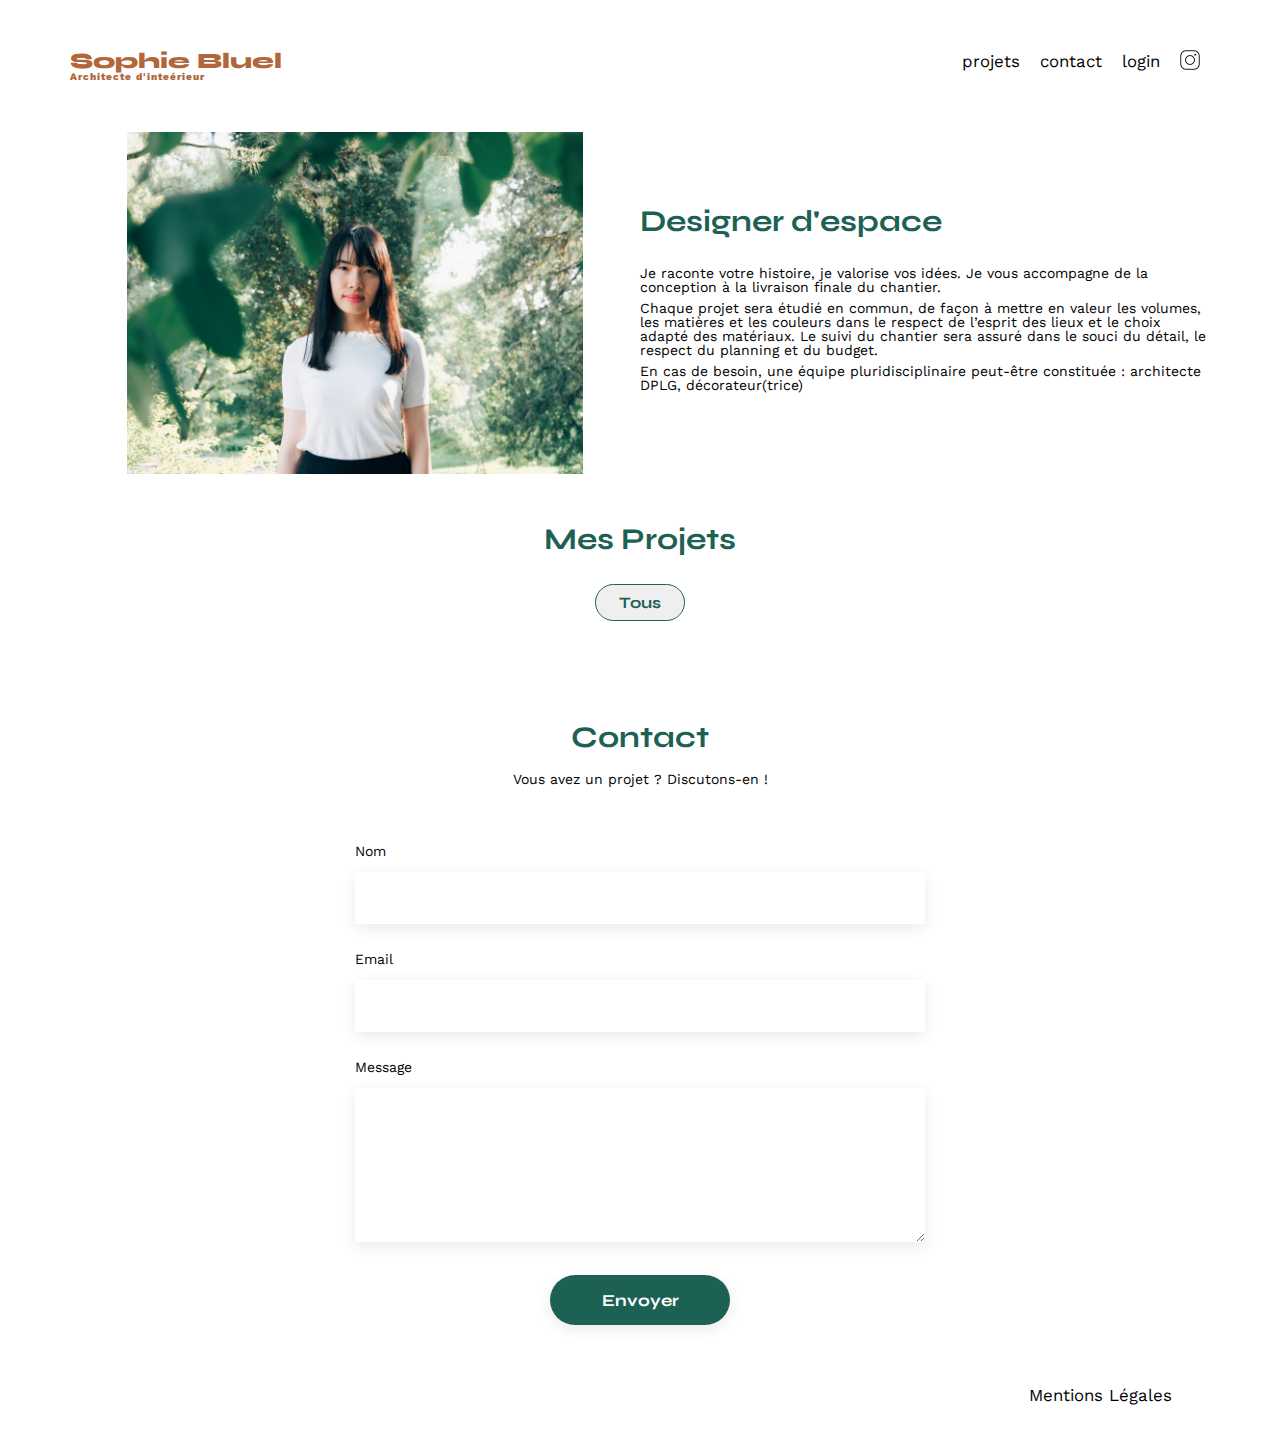
<file: FrontEnd/index.html>
<!DOCTYPE html>
<html lang="fr">
<head>
	<meta charset="UTF-8">
	<title>Sophie Bluel - Architecte d'intérieur</title>
	<meta name="viewport" content="width=device-width, initial-scale=1.0">
	<link rel="stylesheet" href="https://cdnjs.cloudflare.com/ajax/libs/font-awesome/6.2.1/css/all.min.css"
        integrity="sha512-MV7K8+y+gLIBoVD59lQIYicR65iaqukzvf/nwasF0nqhPay5w/9lJmVM2hMDcnK1OnMGCdVK+iQrJ7lzPJQd1w=="
        crossorigin="anonymous" referrerpolicy="no-referrer">
	<link rel="preconnect" href="https://fonts.googleapis.com">
	<link rel="preconnect" href="https://fonts.gstatic.com" crossorigin>
	<link href="https://fonts.googleapis.com/css2?family=Syne:wght@700;800&family=Work+Sans&display=swap" rel="stylesheet">
	<meta name="description" content="">
	<link rel="stylesheet" href="./assets/style.css">
</head>
<body>
	<div class="edit_bar">
		<div class="content_bar">
			<div class="editing_mode">
				<i class="fa-solid fa-pen-to-square"></i>
				<p>Mode édition</p>
			</div>
			<button class="btn_publish">publier les changements</button>
		</div>
	</div>

<div class="modal-container">
	<div class="modal-background close-modal"></div>
		<div class="modal">
			<div class="content_modal">
				<h3 class="title_modal">Galerie photo</h3>
				<i class="fa-solid fa-xmark close-modal"></i>
			</div>
			<div class="grid-modal">
				<div class="gallery_modal"></div>
			</div>
			<div class="modal-bar"></div>
			<div class="footer_modal">
				<button class="btn-add-photo">Ajouter une photo</button>
				<p class="delete-gallery">Supprimer la galerie</p>
			</div>
		</div>
	</div>
</div>
<header>
	<h1>Sophie Bluel <span>Architecte d'inteérieur</span></h1>
	<nav>
		<ul>
			<li>projets</li>
			<li>contact</li>
			<li class="login"><a href="/login.html">login</a></li>
			<li><img class="logo_insta" src="./assets/icons/instagram.png" alt="Instagram"></li>
		</ul>
	</nav>
</header>
<main>
	<section id="introduction">
		<figure>
			<img src="./assets/images/sophie-bluel.png" alt="">
			<div class="parent-edit"></div>
		</figure>
		<article>
		<div class="parent-edit"></div>
			<h2>Designer d'espace</h2>
			<p>Je raconte votre histoire, je valorise vos idées. Je vous accompagne de la conception à la livraison finale du chantier.</p>
			<p>Chaque projet sera étudié en commun, de façon à mettre en valeur les volumes, les matières et les couleurs dans le respect de l’esprit des lieux et le choix adapté des matériaux. Le suivi du chantier sera assuré dans le souci du détail, le respect du planning et du budget.</p>
			<p>En cas de besoin, une équipe pluridisciplinaire peut-être constituée : architecte DPLG, décorateur(trice)</p>
		</article>
	</section>
	<section id="portfolio">
		<div class="btn-modal">
			<h2>Mes Projets</h2>
		</div>
	
	<div class="buttons">
		<button class="filter-btn btn-tous">Tous</button>
	</div>

		<div class="gallery">
		</div>
		
	</section>
	<section id="contact">
		<h2>Contact</h2>
		<p>Vous avez un projet ? Discutons-en !</p>
		<form action="#" method="post">
			<label for="name">Nom</label>
			<input type="text" name="name" id="name">
			<label for="email">Email</label>
			<input type="email" name="email" id="email">
			<label for="message">Message</label>
			<textarea name="message" id="message" cols="30" rows="10"></textarea>
			<input class="style-btn" type="submit" value="Envoyer">
		</form>
	</section>
</main>

<footer>
	<nav>
		<ul>
			<li>Mentions Légales</li>
		</ul>
	</nav>
</footer>
	<script type="module" src="./assets/js/script.js"></script>
</body>
</html>
</file>
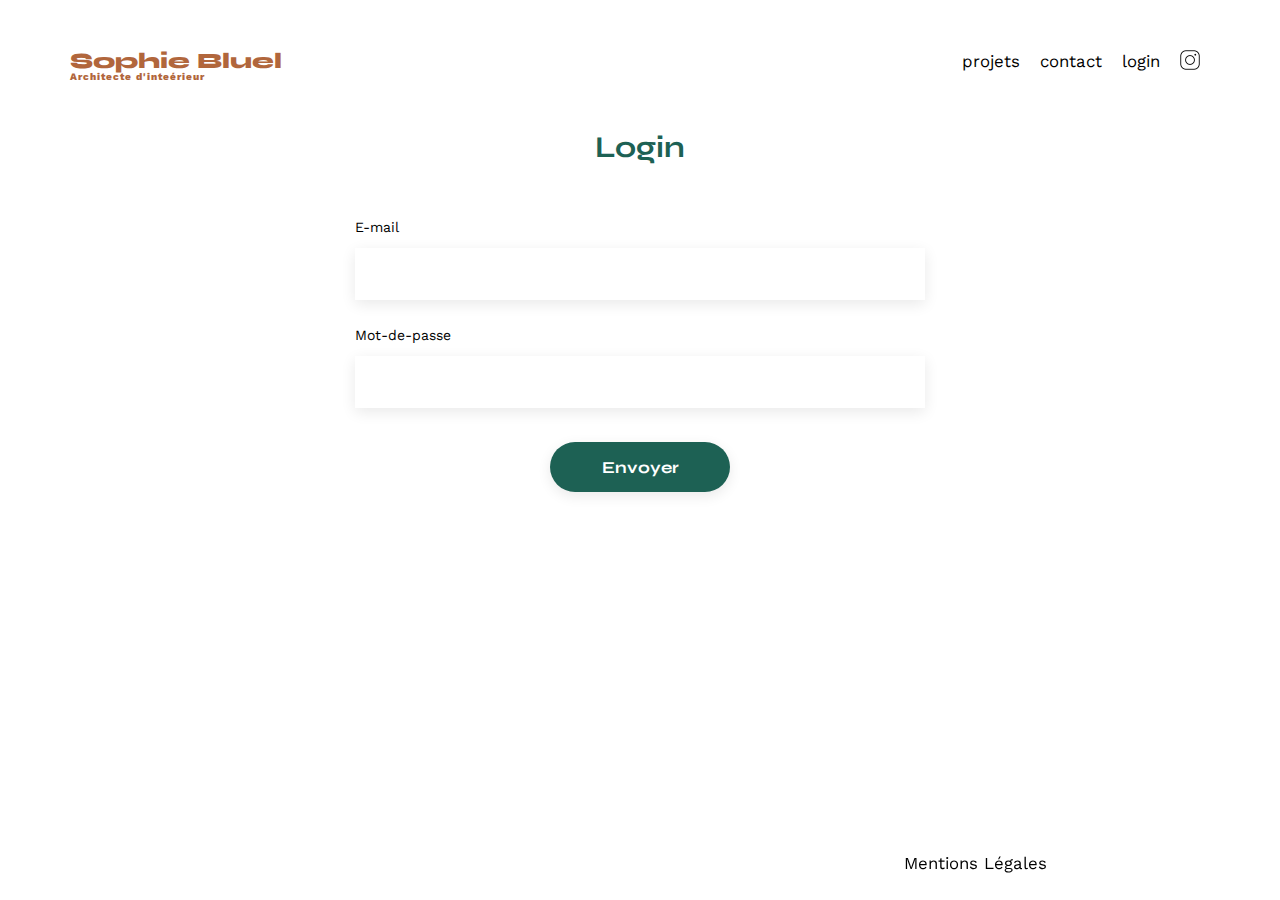
<file: login.html>
<!DOCTYPE html>
<html lang="en">
<head>
    <meta charset="UTF-8">
    <meta http-equiv="X-UA-Compatible" content="IE=edge">
    <meta name="viewport" content="width=device-width, initial-scale=1.0">
    <link rel="preconnect" href="https://fonts.googleapis.com">
	<link rel="preconnect" href="https://fonts.gstatic.com" crossorigin>
	<link href="https://fonts.googleapis.com/css2?family=Syne:wght@700;800&family=Work+Sans&display=swap" rel="stylesheet">
    <link rel="stylesheet" href="/FrontEnd/assets/style.css">
    <title>Login</title>
</head>
<body>
    <header>
        <h1>Sophie Bluel <span>Architecte d'inteérieur</span></h1>
        <nav>
            <ul>
                <li><a href="/FrontEnd/index.html">projets</a></li>
                <li>contact</li>
                <li>login</li>
                <li><img class="logo_insta" src="/FrontEnd/assets/icons/instagram.png" alt="Instagram"></li>
            </ul>
        </nav>
    </header>
    <main>
        <section id="login-form">
            <h2>Login</h2>
            <form id="form-log" action="#" method="post">
                <label for="E-mail">E-mail</label>
                <input type="email" name="email" id="email">
                
                <label for="Mot-de-passe">Mot-de-passe</label>
                <input type="password" name="password" id="password">
                <input class="style-btn" type="submit" value="Envoyer">
            </form>
	    </section>
    </main>
    <footer class="footer-login">
        <nav>
            <ul>
                <li>Mentions Légales</li>
            </ul>
        </nav>
    </footer>
	<script type="module" src="/login.js"></script>
</body>
</html>
</file>
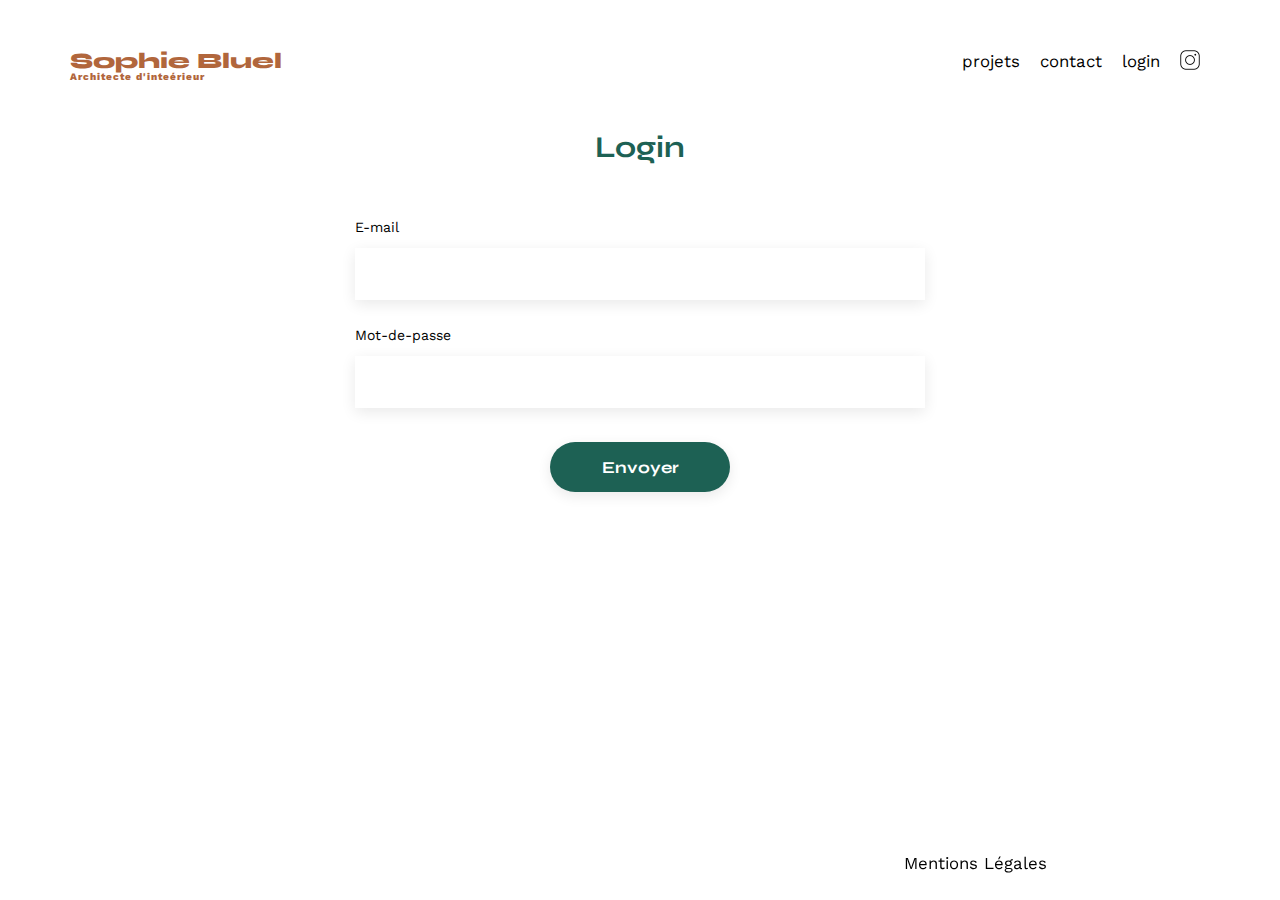
<file: FrontEnd/login.html>
<!DOCTYPE html>
<html lang="en">
<head>
    <meta charset="UTF-8">
    <meta http-equiv="X-UA-Compatible" content="IE=edge">
    <meta name="viewport" content="width=device-width, initial-scale=1.0">
    <link rel="preconnect" href="https://fonts.googleapis.com">
	<link rel="preconnect" href="https://fonts.gstatic.com" crossorigin>
	<link href="https://fonts.googleapis.com/css2?family=Syne:wght@700;800&family=Work+Sans&display=swap" rel="stylesheet">
    <link rel="stylesheet" href="./assets/style.css">
    <title>Login</title>
</head>
<body>
    <header>
        <h1>Sophie Bluel <span>Architecte d'inteérieur</span></h1>
        <nav>
            <ul>
                <li><a href="./index.html">projets</a></li>
                <li>contact</li>
                <li>login</li>
                <li><img class="logo_insta" src="./assets/icons/instagram.png" alt="Instagram"></li>
            </ul>
        </nav>
    </header>
    <main>
        <section id="login-form">
            <h2>Login</h2>
            <form id="form-log" action="#" method="post">
                <label for="E-mail">E-mail</label>
                <input type="email" name="email" id="email">
                
                <label for="Mot-de-passe">Mot-de-passe</label>
                <input type="password" name="password" id="password">
                <input class="style-btn" type="submit" value="Envoyer">
            </form>
	    </section>
    </main>
    <footer class="footer-login">
        <nav>
            <ul>
                <li>Mentions Légales</li>
            </ul>
        </nav>
    </footer>
	<script type="module" src="./assets/js/login.js"></script>
</body>
</html>
</file>
<file: FrontEnd/assets/style.css>
/* http://meyerweb.com/eric/tools/css/reset/
   v2.0 | 20110126
   License: none (public domain)
*/

html,
body,
div,
span,
applet,
object,
iframe,
h1,
h2,
h3,
h4,
h5,
h6,
p,
blockquote,
pre,
a,
abbr,
acronym,
address,
big,
cite,
code,
del,
dfn,
em,
img,
ins,
kbd,
q,
s,
samp,
small,
strike,
strong,
sub,
sup,
tt,
var,
b,
u,
i,
center,
dl,
dt,
dd,
ol,
ul,
li,
fieldset,
form,
label,
legend,
table,
caption,
tbody,
tfoot,
thead,
tr,
th,
td,
article,
aside,
canvas,
details,
embed,
figure,
figcaption,
footer,
header,
hgroup,
menu,
nav,
output,
ruby,
section,
summary,
time,
mark,
audio,
video {
  margin: 0;
  padding: 0;
  border: 0;
  font-size: 100%;
  font: inherit;
  vertical-align: baseline;
}
/* HTML5 display-role reset for older browsers */
article,
aside,
details,
figcaption,
figure,
footer,
header,
hgroup,
menu,
nav,
section {
  display: block;
}
body {
  line-height: 1;
}
ol,
ul {
  list-style: none;
}
blockquote,
q {
  quotes: none;
}
blockquote:before,
blockquote:after,
q:before,
q:after {
  content: "";
  content: none;
}
table {
  border-collapse: collapse;
  border-spacing: 0;
}
/** end reset css**/

.style-btn {
  font-family: "Syne";
  font-weight: 700;
  color: white;
  background-color: #1d6154;
  margin: 2em auto;
  padding: 10px 38px 9px;
  width: 180px;
  text-align: center;
  border-radius: 60px;
  border: 1px solid white;
}

.logo_insta {
  width: 20px;
}

/* edit bar after login  */
.edit_bar {
  display: flex;
  display: none;
  justify-content: center;
  margin: 0;
  padding: 0;
  width: 100%;
  height: 59px;
  color: white;
  background-color: #000000;
}

.content_bar {
  display: flex;
  justify-content: center;
  gap: 21px;
  align-items: center;
}

.editing_mode {
  display: flex;
  align-items: center;
  gap: 12.3px;
  font-family: "Work Sans";
  font-style: normal;
  font-weight: 400;
  font-size: 16px;
  line-height: 19px;
  text-align: center;
  color: #ffffff;
}

.editing_mode i {
  font-size: 20px;
}

.btn_publish {
  padding: 11px 23px;
  border-radius: 60px;
  border-style: none;
  font-family: "Work Sans";
  font-style: normal;
  font-weight: 700;
  font-size: 14px;
  line-height: 16px;
  text-align: center;
  color: #000000;
  cursor: pointer;
}

body {
  font-family: "Work Sans";
  font-size: 14px;
}
header {
  max-width: 1140px;
  display: flex;
  justify-content: space-between;
  margin: 50px auto;
}

main {
  max-width: 1140px;
  margin: auto;
}
section {
  margin: 50px 0;
}

h1 {
  display: flex;
  flex-direction: column;
  font-family: "Syne";
  font-size: 22px;
  font-weight: 800;
  color: #b1663c;
}

h1 > span {
  font-family: "Work Sans";
  font-size: 10px;
  letter-spacing: 0.1em;
}

h2 {
  font-family: "Syne";
  font-weight: 700;
  font-size: 30px;
  color: #1d6154;
}
nav ul {
  display: flex;
  align-items: center;
  list-style-type: none;
}
nav li {
  padding: 0 10px;
  font-size: 1.2em;
}

li:hover {
  color: #b1663c;
  cursor: pointer;
}

a {
  text-decoration: none;
  color: black;
}

a:hover {
  color: #b1663c;
}

#introduction {
  display: flex;
  align-items: center;
}
#introduction figure {
  flex: 1;
}
#introduction img {
  display: block;
  margin: auto;
  width: 80%;
}

#introduction article {
  flex: 1;
}
#introduction h2 {
  margin-bottom: 1em;
}

#introduction p {
  margin-bottom: 0.5em;
}
#portfolio h2 {
  text-align: center;
  margin-bottom: 1em;
}

.connection-form {
  display: flex;
  flex-direction: column;
}

.all-form {
  text-align: center;
}

.title-form {
  margin-bottom: 37px;
}

.content-txt {
  font-family: "Work Sans";
  color: #3d3d3d;
  font-style: normal;
  font-weight: 500;
  font-size: 14px;
  line-height: 16px;
}

/* Modal container */
.modal-open {
  overflow: hidden;
}

.modal-container {
  display: none;
  position: fixed;
  top: 0;
  width: 100vw;
  height: 100vh;
}

.modal-container.active {
  display: block;
}

.modal-background {
  position: absolute;
  width: 100%;
  height: 100%;
  background-color: #0000004d;
}

.modal {
  position: absolute;
  width: 630px;
  height: 731px;
  background-color: #ffffff;
  border-radius: 10px;
  top: 50%;
  left: 50%;
  transform: translate(-50%, -50%);
  max-width: 1140px;
}

.content_modal {
  display: flex;
  justify-content: center;
  gap: 20px;
  margin-top: 60px;
}

.grid-modal {
  display: flex;
  justify-content: center;
}

.gallery_modal {
  display: grid;
  width: 70%;
  grid-template-columns: 1fr 1fr 1fr 1fr 1fr;
  grid-column-gap: 7px;
  grid-row-gap: 8.03px;
  margin-top: 46px;
}

.gallery_modal img {
  width: 100%;
}

.fa-xmark {
  position: absolute;
  top: 27px;
  right: 55px;
  font-size: 20px;
}

.figure-modal {
  position: relative;
}

.fa-trash-can {
  position: absolute;
  display: flex;
  align-items: center;
  justify-content: center;
  right: 6px;
  top: 6px;
  font-size: 9px;
  color: white;
  background-color: #000000;
  border-radius: 2px;
  height: 17px;
  width: 17px;
}

.fa-xmark:hover,
.fa-trash-can:hover {
  cursor: pointer;
}

.title_modal {
  font-family: "Work Sans";
  font-style: normal;
  font-weight: 400;
  font-size: 26px;
  line-height: 30px;
  text-align: center;
}

.modal-bar {
  position: absolute;
  width: 420px;
  border: 1px solid #b3b3b3;
  bottom: 155px;
  left: 104px;
}

.footer_modal {
  display: flex;
  flex-direction: column;
  justify-content: center;
  align-items: center;
  gap: 23px;
  margin-top: 80px;
  position: absolute;
  bottom: 43px;
  left: 197px;
}

.btn-add-photo {
  padding: 10px 49px 9px 49px;
  border-radius: 69px;
  background-color: #1d6154;
  color: white;
  font-family: "Syne";
  font-size: 14px;
  border-style: none;
}

.btn-add-photo:hover {
  cursor: pointer;
}

.delete-gallery {
  font-family: "Syne";
  line-height: 17px;
  color: #d65353;
}

.delete-gallery:hover,
.fa-arrow-left:hover {
  cursor: pointer;
}

.fa-arrow-left {
  position: absolute;
  font-size: 20px;
  left: 30px;
  top: 24px;
}

.icon-image {
  display: flex;
  justify-content: center;
  margin-top: 28px;
  font-size: 40px;
}

.btn-add {
  padding: 10px 33px 10px 33px;
  border-radius: 50px;
  border-style: none;
  color: #306685;
  background-color: #cbd6dc;
  margin-top: 21px;
}

.div-btn {
  display: flex;
  justify-content: center;
}

.error-form-input {
  margin-top: 10px;
  text-align: center;
  color: red;
  font-size: 13px;
}

.errorMessageForm {
  margin-top: 5px;
  color: red;
  font-size: 13px;
}

.supported-format {
  text-align: center;
  margin-top: 7px;
  font-size: 10px;
}

#selectedFile {
  display: flex;
  justify-content: center;
}

.image-selected-element {
  width: 30%;
  height: auto;
}

.rectangle-modal {
  width: 420px;
  height: 169px;
  background-color: #e8f1f6;
  margin-top: 36px;
}

#edit0 {
  display: flex;
  gap: 8px;
  width: 100px;
  margin-left: 10%;
  margin-top: 15px;
}

#edit1 {
  display: flex;
  gap: 8px;
  margin-bottom: 19px;
}

#edit2 {
  display: flex;
  gap: 8px;
  margin-bottom: 51px;
}

#edit0:hover,
#edit1:hover,
#edit2:hover,
.confirm-btn {
  cursor: pointer;
}

.btn-modal {
  display: flex;
  justify-content: center;
  align-items: baseline;
  gap: 20px;
  font-size: 15px;
}

/* form adding project */
.positioning-form {
  display: flex;
  justify-content: center;
  margin-top: 30px;
}

#form-add-project {
  display: flex;
  justify-content: center;
  flex-direction: column;
}

.bloc-form {
  height: 41px;
  border: none;
  box-shadow: 0px 4px 14px rgba(0, 0, 0, 0.09);
  width: 420px;
  margin-top: 10px;
}

.category {
  margin-top: 47px;
}

.confirm-btn {
  font-family: "Syne";
  font-weight: 700;
  color: white;
  background-color: #a7a7a7;
  padding: 10px 38px 9px;
  margin: 124px 92px;
  width: 237px;
  text-align: center;
  border-radius: 60px;
  border: 1px solid white;
}

.error-Login {
  color: red;
  font-weight: 700;
}

.Forgot-your-password {
  text-align: center;
}

.buttons {
  display: flex;
  justify-content: center;
  gap: 10px;
  margin-bottom: 51px;
}

.filter-btn {
  display: flex;
  justify-content: center;
  align-items: center;
  padding: 1% 2%;
  height: 37px;
  border: 1px solid #1d6154;
  border-radius: 60px;
  box-sizing: border-box;
  font-family: "Syne";
  font-style: normal;
  font-weight: 700;
  font-size: 16px;
  color: #1d6154;
}

.filter-btn:hover {
  cursor: pointer;
  background-color: #1d6154;
  color: white;
}

.gallery {
  width: 100%;
  display: grid;
  grid-template-columns: 1fr 1fr 1fr;
  grid-column-gap: 20px;
  grid-row-gap: 20px;
}

.gallery img {
  width: 100%;
}
#contact,
#login-form {
  width: 50%;
  margin: auto;
}
#contact > *,
#login-form > * {
  text-align: center;
}
#contact h2,
#login-form h2 {
  margin-bottom: 20px;
}
#contact form,
#login-form form {
  text-align: left;
  margin-top: 30px;
  display: flex;
  flex-direction: column;
}

#contact input,
#login-form input {
  height: 50px;
  font-size: 1.2em;
  border: none;
  box-shadow: 0px 4px 14px rgba(0, 0, 0, 0.09);
}
#contact label,
#login-form label {
  margin: 2em 0 1em 0;
}
#contact textarea,
#login-form textarea {
  border: none;
  box-shadow: 0px 4px 14px rgba(0, 0, 0, 0.09);
}

footer {
  max-width: 1140px;
  margin: auto;
}

footer nav ul {
  display: flex;
  justify-content: flex-end;
  margin: 2em;
}

.footer-login {
  position: fixed;
  bottom: 0;
  right: 0;
}

.footer-login li {
  margin-right: 195px;
}
</file>
